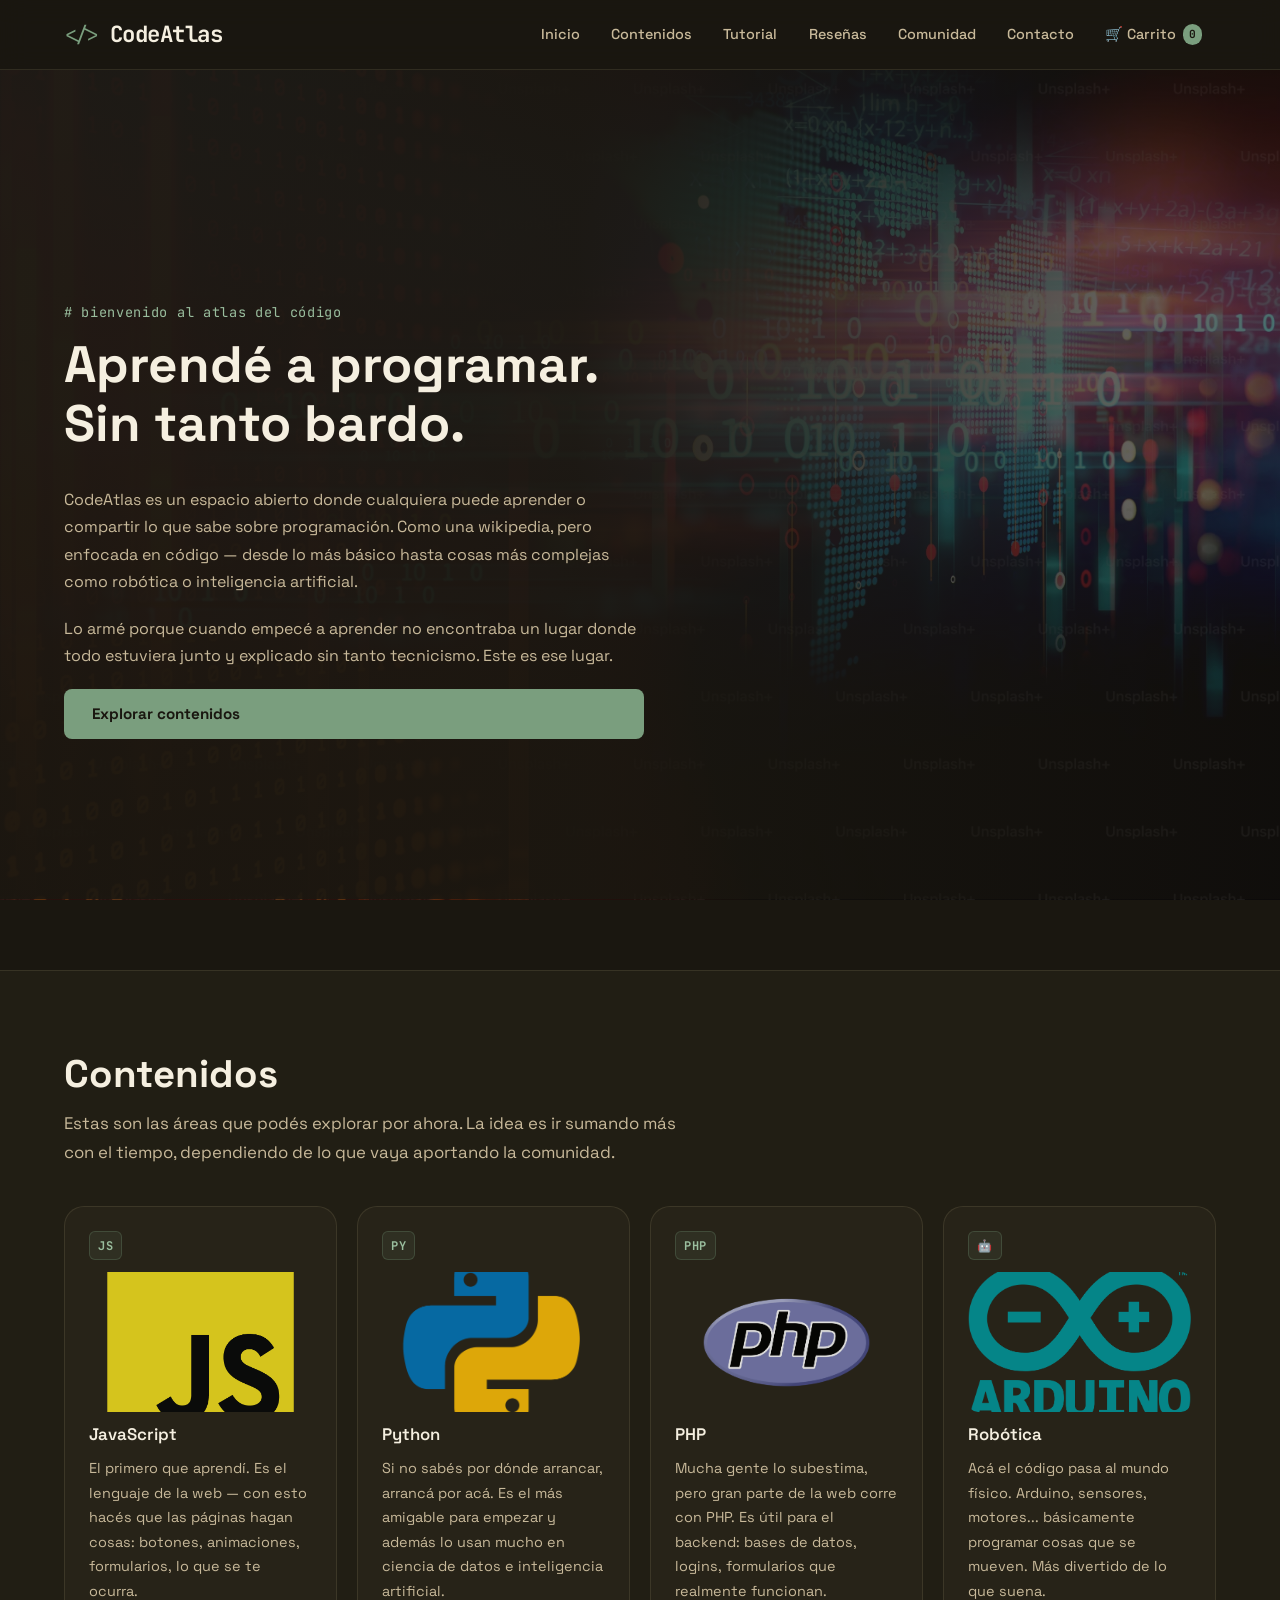
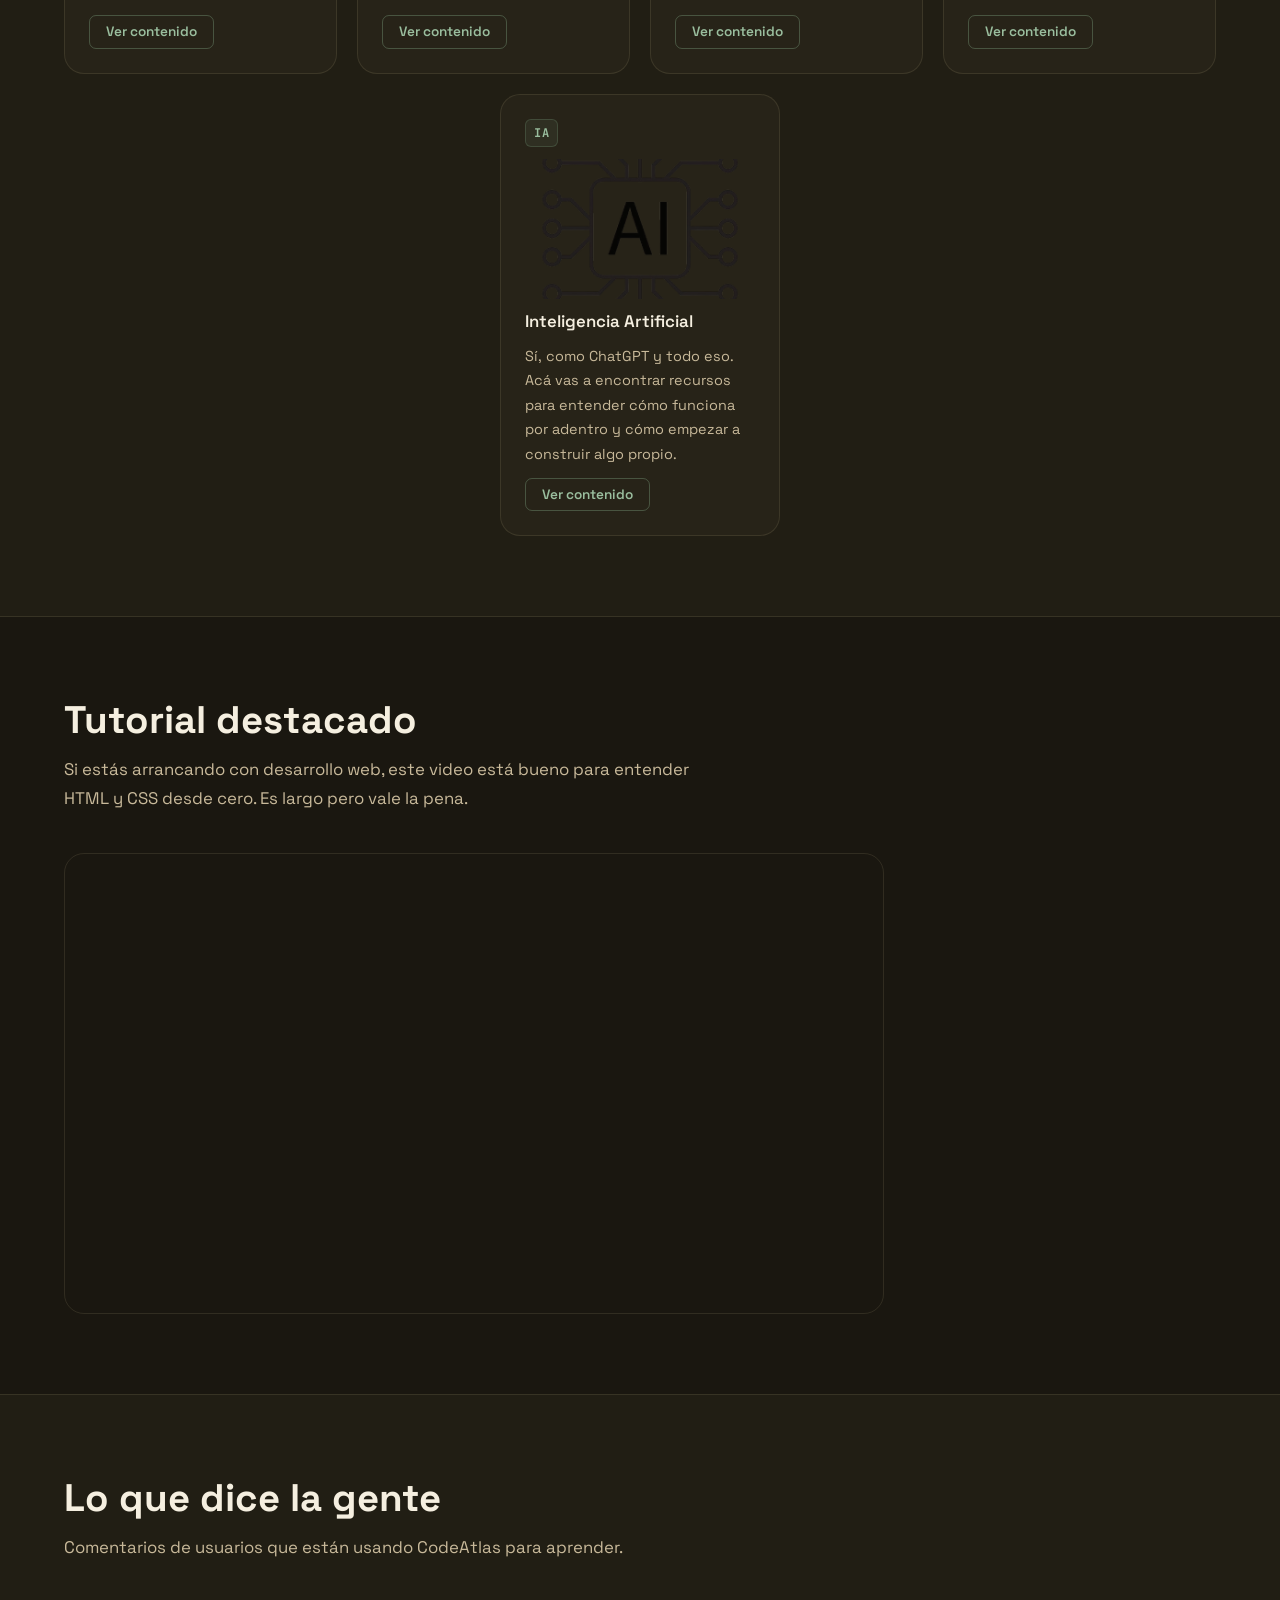
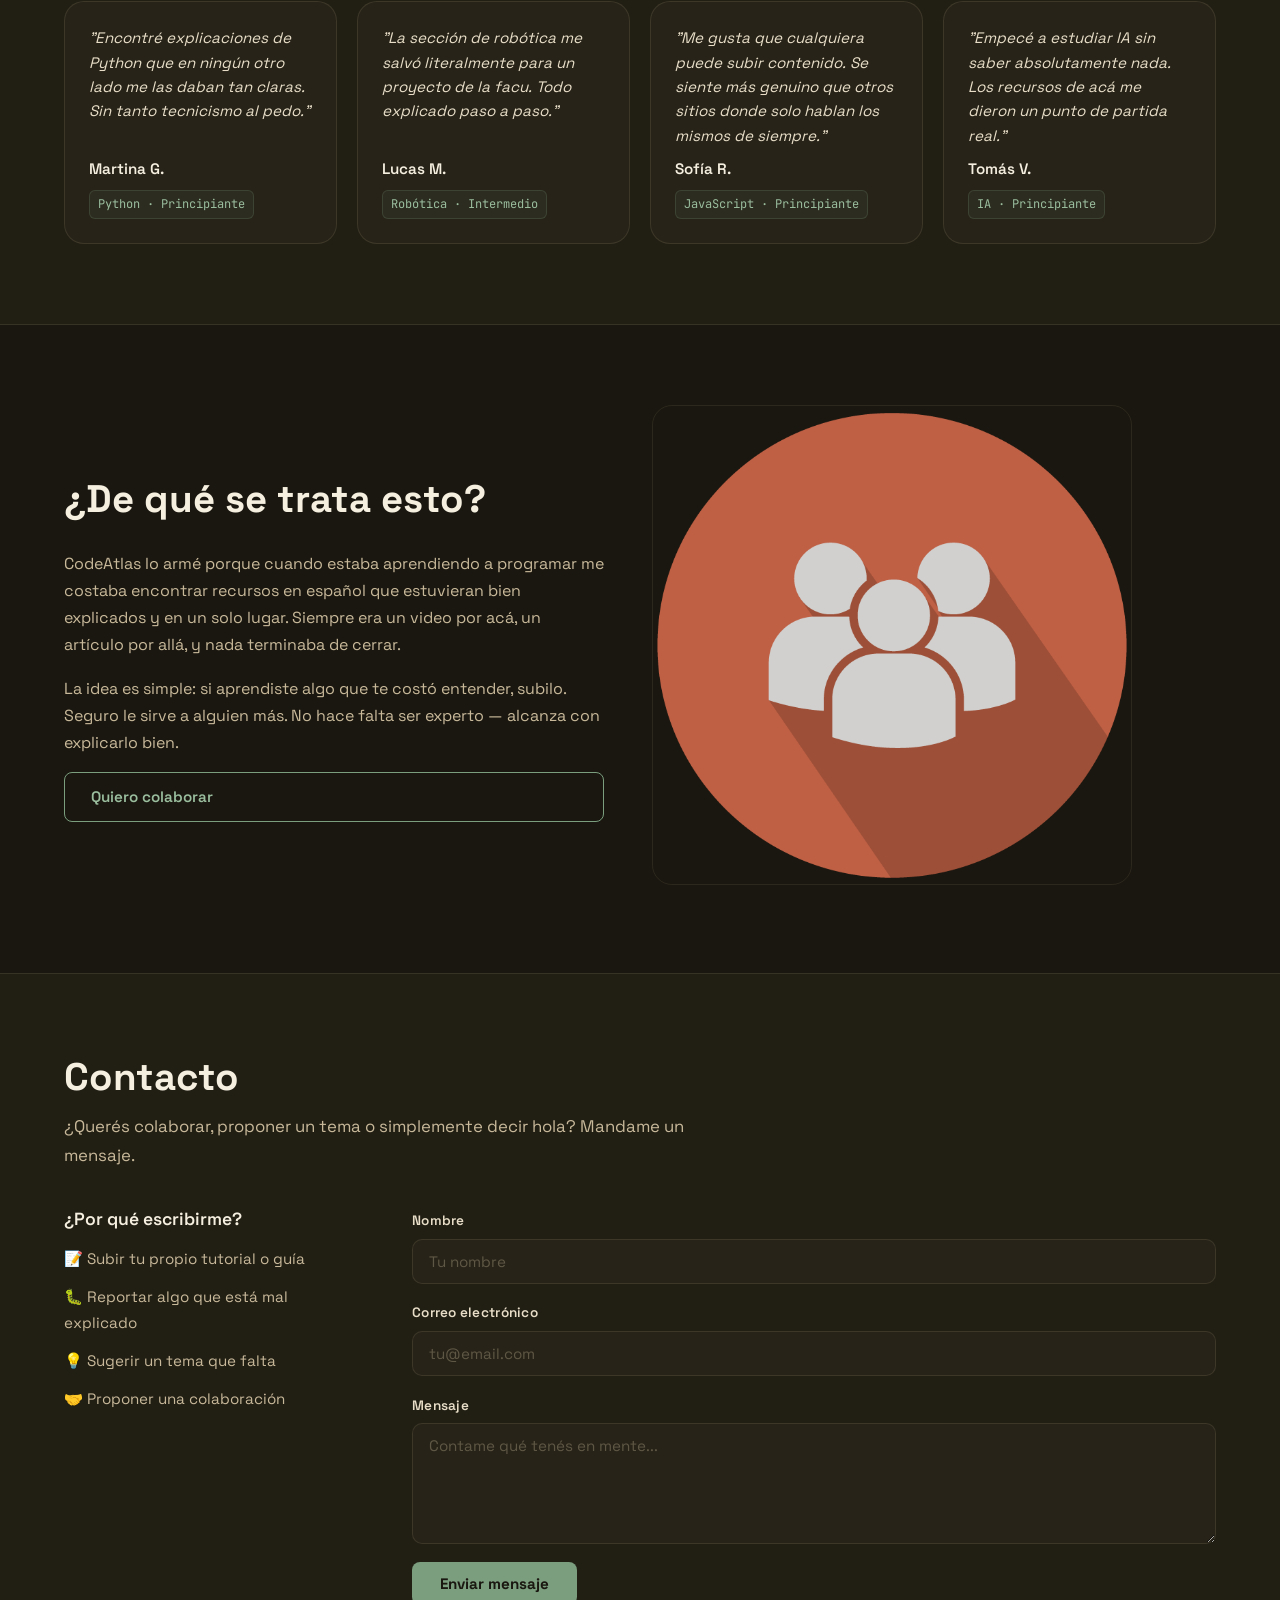
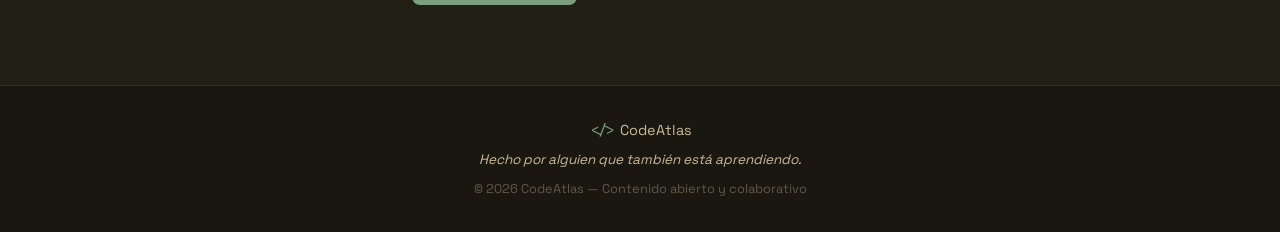
<file: index.html>
<!DOCTYPE html>
<html lang="es">

<head>
    <meta charset="UTF-8">
    <meta name="viewport" content="width=device-width, initial-scale=1.0">
    <title>CodeAtlas</title>
    <link rel="stylesheet" href="styles.css">

    <!-- Google Fonts -->
    <link rel="preconnect" href="https://fonts.googleapis.com">
    <link rel="preconnect" href="https://fonts.gstatic.com" crossorigin>
    <link href="https://fonts.googleapis.com/css2?family=Space+Grotesk:wght@300;400;600;700&family=JetBrains+Mono:wght@400;700&display=swap" rel="stylesheet">
</head>

<body>

    <!-- HEADER -->
    <header>

        <div class="header-logo">
            <span class="logo-icono">&lt;/&gt;</span>
            <h1>CodeAtlas</h1>
        </div>

        <!-- NAVEGACIÓN -->
        <nav>
            <ul>
                <li><a href="#inicio">Inicio</a></li>
                <li><a href="#contenidos">Contenidos</a></li>
                <li><a href="#tutorial">Tutorial</a></li>
                <li><a href="#reseñas">Reseñas</a></li>
                <li><a href="#comunidad">Comunidad</a></li>
                <li><a href="#contacto">Contacto</a></li>
                <li><a href="carrito.html" class="nav-carrito">🛒 Carrito <span id="badgeCarrito" class="badge-carrito">0</span></a></li>
            </ul>
        </nav>

    </header>

    <main>

        <!-- INICIO -->
        <section id="inicio" class="inicio">

            <div class="texto-inicio">

                <p class="tag-intro"># bienvenido al atlas del código</p>

                <h2>Aprendé a programar.<br>Sin tanto bardo.</h2>

                <p>
                    CodeAtlas es un espacio abierto donde cualquiera puede aprender
                    o compartir lo que sabe sobre programación. Como una wikipedia,
                    pero enfocada en código — desde lo más básico hasta cosas más
                    complejas como robótica o inteligencia artificial.
                </p>

                <p>
                    Lo armé porque cuando empecé a aprender no encontraba un lugar
                    donde todo estuviera junto y explicado sin tanto tecnicismo.
                    Este es ese lugar.
                </p>

                <a href="#contenidos" class="btn-principal">Explorar contenidos</a>

            </div>

            <div class="img-inicio">
                <img src="img/banner.jpg" alt="Personas programando juntas">
            </div>

        </section>

        <!-- CONTENIDOS -->
        <!-- Organizado con Flexbox -->
        <section id="contenidos">

            <h2>Contenidos</h2>

            <p class="subtitulo-seccion">
                Estas son las áreas que podés explorar por ahora. La idea es ir
                sumando más con el tiempo, dependiendo de lo que vaya aportando
                la comunidad.
            </p>

            <div class="contenedor-cards">

                <article class="card">
                    <div class="card-icono">JS</div>
                    <img src="img/javascript.png" alt="JavaScript">
                    <h3>JavaScript</h3>
                    <p>
                        El primero que aprendí. Es el lenguaje de la web — con esto
                        hacés que las páginas hagan cosas: botones, animaciones,
                        formularios, lo que se te ocurra.
                    </p>
                    <button>Ver contenido</button>
                </article>

                <article class="card">
                    <div class="card-icono">PY</div>
                    <img src="img/python.png" alt="Python">
                    <h3>Python</h3>
                    <p>
                        Si no sabés por dónde arrancar, arrancá por acá. Es el más
                        amigable para empezar y además lo usan mucho en ciencia de
                        datos e inteligencia artificial.
                    </p>
                    <button>Ver contenido</button>
                </article>

                <article class="card">
                    <div class="card-icono">PHP</div>
                    <img src="img/php.png" alt="PHP">
                    <h3>PHP</h3>
                    <p>
                        Mucha gente lo subestima, pero gran parte de la web corre
                        con PHP. Es útil para el backend: bases de datos, logins,
                        formularios que realmente funcionan.
                    </p>
                    <button>Ver contenido</button>
                </article>

                <article class="card">
                    <div class="card-icono">🤖</div>
                    <img src="img/robotica.png" alt="Robótica">
                    <h3>Robótica</h3>
                    <p>
                        Acá el código pasa al mundo físico. Arduino, sensores,
                        motores... básicamente programar cosas que se mueven.
                        Más divertido de lo que suena.
                    </p>
                    <button>Ver contenido</button>
                </article>

                <article class="card">
                    <div class="card-icono">IA</div>
                    <img src="img/ia.png" alt="Inteligencia Artificial">
                    <h3>Inteligencia Artificial</h3>
                    <p>
                        Sí, como ChatGPT y todo eso. Acá vas a encontrar recursos
                        para entender cómo funciona por adentro y cómo empezar
                        a construir algo propio.
                    </p>
                    <button>Ver contenido</button>
                </article>

            </div>

        </section>

        <!-- TUTORIAL -->
        <section id="tutorial">

            <h2>Tutorial destacado</h2>

            <p class="subtitulo-seccion">
                Si estás arrancando con desarrollo web, este video está bueno
                para entender HTML y CSS desde cero. Es largo pero vale la pena.
            </p>

            <div class="contenedor-video">
                <iframe
                    src="https://www.youtube.com/embed/UB1O30fR-EE"
                    title="Tutorial HTML y CSS desde cero"
                    allowfullscreen>
                </iframe>
            </div>

        </section>

        <!-- RESEÑAS -->
        <!-- Organizado con Grid -->
        <section id="reseñas">

            <h2>Lo que dice la gente</h2>

            <p class="subtitulo-seccion">
                Comentarios de usuarios que están usando CodeAtlas para aprender.
            </p>

            <div class="contenedor-reseñas">

                <article class="reseña">
                    <p class="reseña-texto">
                        "Encontré explicaciones de Python que en ningún otro lado
                        me las daban tan claras. Sin tanto tecnicismo al pedo."
                    </p>
                    <h3>Martina G.</h3>
                    <span class="reseña-area">Python · Principiante</span>
                </article>

                <article class="reseña">
                    <p class="reseña-texto">
                        "La sección de robótica me salvó literalmente para un
                        proyecto de la facu. Todo explicado paso a paso."
                    </p>
                    <h3>Lucas M.</h3>
                    <span class="reseña-area">Robótica · Intermedio</span>
                </article>

                <article class="reseña">
                    <p class="reseña-texto">
                        "Me gusta que cualquiera puede subir contenido. Se siente
                        más genuino que otros sitios donde solo hablan los mismos
                        de siempre."
                    </p>
                    <h3>Sofía R.</h3>
                    <span class="reseña-area">JavaScript · Principiante</span>
                </article>

                <article class="reseña">
                    <p class="reseña-texto">
                        "Empecé a estudiar IA sin saber absolutamente nada.
                        Los recursos de acá me dieron un punto de partida real."
                    </p>
                    <h3>Tomás V.</h3>
                    <span class="reseña-area">IA · Principiante</span>
                </article>

            </div>

        </section>

        <!-- COMUNIDAD -->
        <section id="comunidad">

            <div class="comunidad-texto">

                <h2>¿De qué se trata esto?</h2>

                <p>
                    CodeAtlas lo armé porque cuando estaba aprendiendo a programar
                    me costaba encontrar recursos en español que estuvieran bien
                    explicados y en un solo lugar. Siempre era un video por acá,
                    un artículo por allá, y nada terminaba de cerrar.
                </p>

                <p>
                    La idea es simple: si aprendiste algo que te costó entender,
                    subilo. Seguro le sirve a alguien más. No hace falta ser
                    experto — alcanza con explicarlo bien.
                </p>

                <a href="#contacto" class="btn-secundario">Quiero colaborar</a>

            </div>

            <div class="comunidad-img">
                <img src="img/comunidad.png" alt="Comunidad de programadores">
            </div>

        </section>

        <!-- CONTACTO -->
        <!-- Responsivo con Media Queries según consigna -->
        <section id="contacto">

            <h2>Contacto</h2>

            <p class="subtitulo-seccion">
                ¿Querés colaborar, proponer un tema o simplemente decir hola?
                Mandame un mensaje.
            </p>

            <div class="contenedor-contacto">

                <div class="contacto-info">
                    <h3>¿Por qué escribirme?</h3>
                    <ul>
                        <li>📝 Subir tu propio tutorial o guía</li>
                        <li>🐛 Reportar algo que está mal explicado</li>
                        <li>💡 Sugerir un tema que falta</li>
                        <li>🤝 Proponer una colaboración</li>
                    </ul>
                </div>

                <form
                    action="https://formspree.io/f/mrejpnog"
                    method="POST"
                    class="formulario-contacto">

                    <div class="campo">
                        <label for="nombre">Nombre</label>
                        <input
                            type="text"
                            id="nombre"
                            name="nombre"
                            placeholder="Tu nombre"
                            required>
                    </div>

                    <div class="campo">
                        <label for="email">Correo electrónico</label>
                        <input
                            type="email"
                            id="email"
                            name="email"
                            placeholder="tu@email.com"
                            required>
                    </div>

                    <div class="campo">
                        <label for="mensaje">Mensaje</label>
                        <textarea
                            id="mensaje"
                            name="mensaje"
                            rows="5"
                            placeholder="Contame qué tenés en mente..."
                            required></textarea>
                    </div>

                    <button type="submit">Enviar mensaje</button>

                </form>

            </div>

        </section>

    </main>

    <!-- FOOTER -->
    <footer>
        <div class="footer-contenido">
            <p><span class="logo-icono-footer">&lt;/&gt;</span> CodeAtlas</p>
            <p class="footer-frase">Hecho por alguien que también está aprendiendo.</p>
            <p class="footer-copy">© 2026 CodeAtlas — Contenido abierto y colaborativo</p>
        </div>
    </footer>

    <script>
        // lee el carrito guardado para mostrar cuantos items hay en el numerito del nav
        const badgeCarrito = document.getElementById("badgeCarrito");
        const datosCarrito = localStorage.getItem("carritoCodeAtlas");
        const carritoGuardado = datosCarrito ? JSON.parse(datosCarrito) : [];
        const totalItems = carritoGuardado.reduce((acc, item) => acc + item.cantidad, 0);
        badgeCarrito.textContent = totalItems;
    </script>

</body>
</html>
</file>
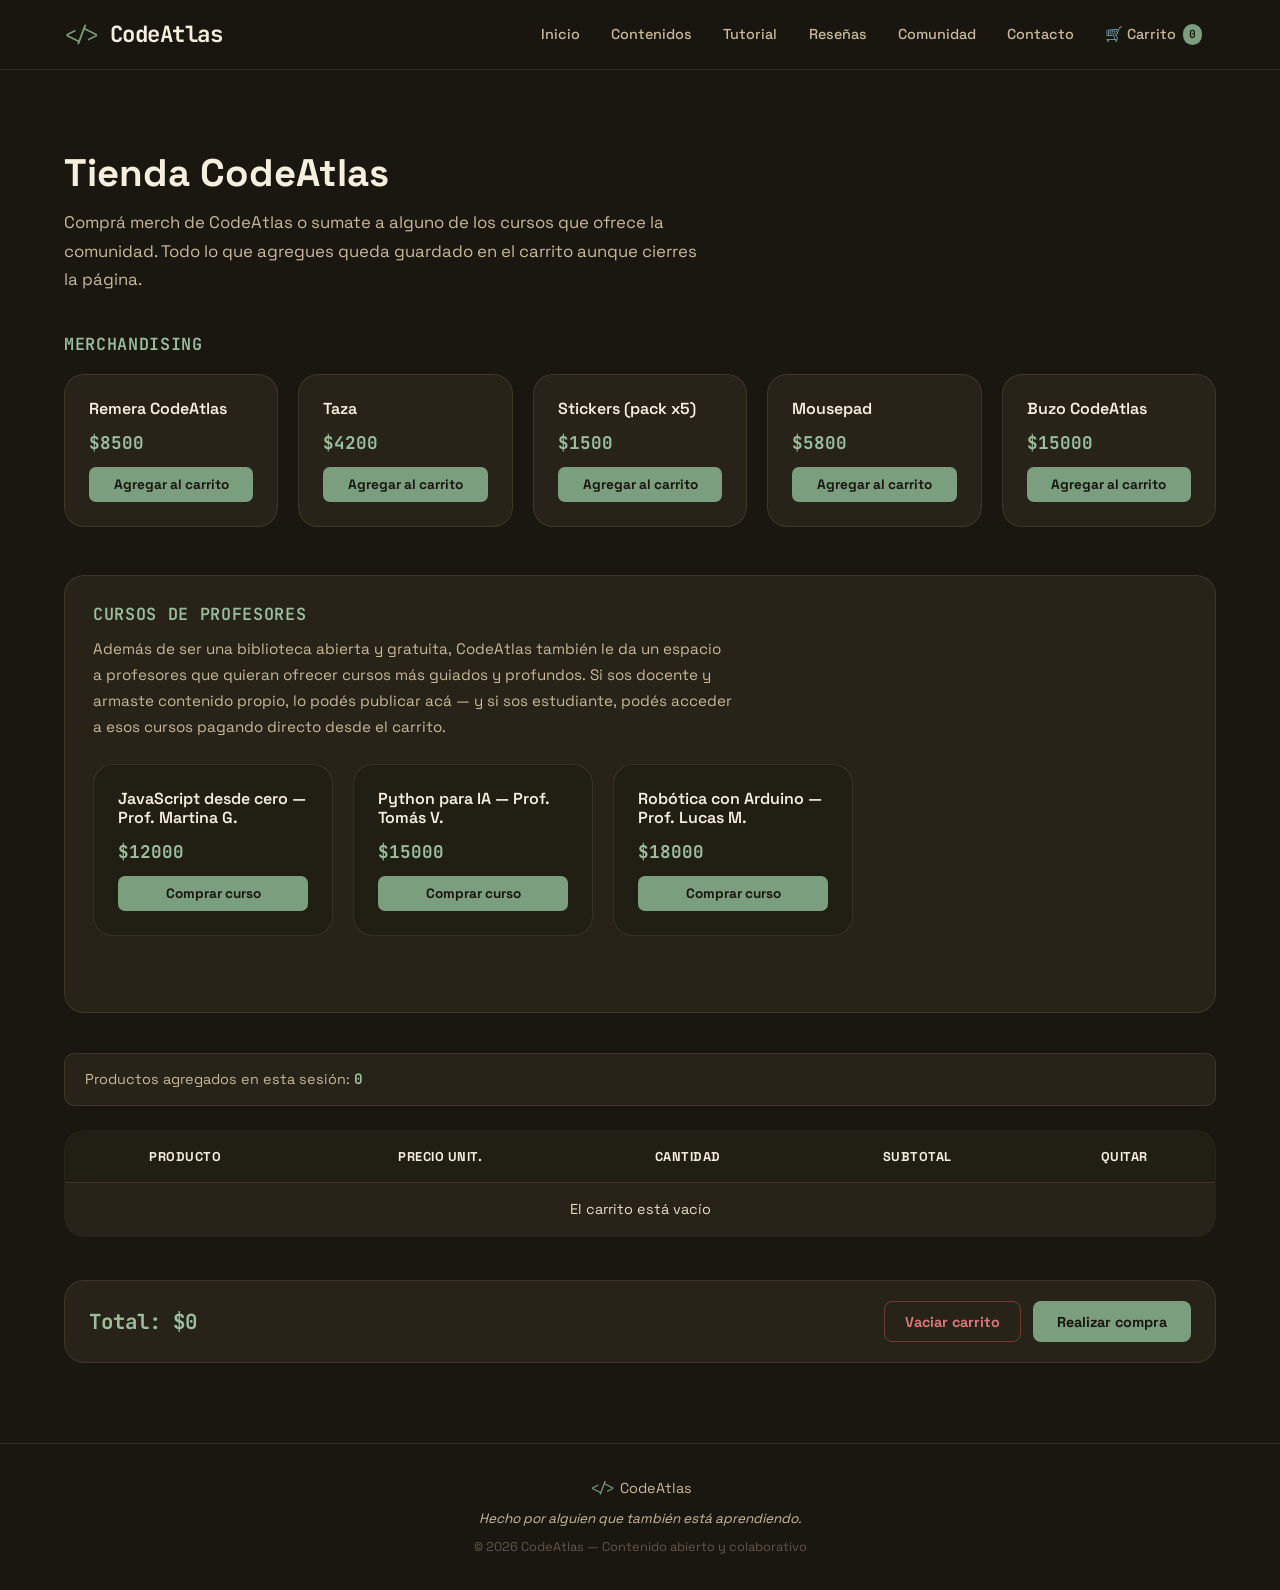
<file: carrito.html>
<!DOCTYPE html>
<html lang="es">

<head>
    <meta charset="UTF-8">
    <meta name="viewport" content="width=device-width, initial-scale=1.0">
    <title>CodeAtlas — Carrito</title>
    <link rel="stylesheet" href="styles.css">

    <!-- Google Fonts -->
    <link rel="preconnect" href="https://fonts.googleapis.com">
    <link rel="preconnect" href="https://fonts.gstatic.com" crossorigin>
    <link href="https://fonts.googleapis.com/css2?family=Space+Grotesk:wght@300;400;600;700&family=JetBrains+Mono:wght@400;700&display=swap" rel="stylesheet">
</head>

<body>

    <!-- HEADER -->
    <header>

        <div class="header-logo">
            <span class="logo-icono">&lt;/&gt;</span>
            <h1>CodeAtlas</h1>
        </div>

        <!-- NAVEGACIÓN -->
        <nav>
            <ul>
                <li><a href="index.html#inicio">Inicio</a></li>
                <li><a href="index.html#contenidos">Contenidos</a></li>
                <li><a href="index.html#tutorial">Tutorial</a></li>
                <li><a href="index.html#reseñas">Reseñas</a></li>
                <li><a href="index.html#comunidad">Comunidad</a></li>
                <li><a href="index.html#contacto">Contacto</a></li>
                <li><a href="carrito.html" class="nav-carrito">🛒 Carrito <span id="badgeCarrito" class="badge-carrito">0</span></a></li>
            </ul>
        </nav>

    </header>

    <main>

        <!-- TIENDA -->
        <section id="tienda">

            <h2>Tienda CodeAtlas</h2>

            <p class="subtitulo-seccion">
                Comprá merch de CodeAtlas o sumate a alguno de los cursos que
                ofrece la comunidad. Todo lo que agregues queda guardado en el
                carrito aunque cierres la página.
            </p>

            <h3 class="subtitulo-tienda">Merchandising</h3>

            <!-- Catálogo de productos -->
            <div id="productos" class="contenedor-productos"></div>

            <!-- CURSOS DE PROFESORES -->
            <div class="bloque-cursos">

                <h3 class="subtitulo-tienda">Cursos de profesores</h3>

                <p class="texto-cursos">
                    Además de ser una biblioteca abierta y gratuita, CodeAtlas también
                    le da un espacio a profesores que quieran ofrecer cursos más
                    guiados y profundos. Si sos docente y armaste contenido propio,
                    lo podés publicar acá — y si sos estudiante, podés acceder a esos
                    cursos pagando directo desde el carrito.
                </p>

                <div id="cursos" class="contenedor-productos"></div>

            </div>

            <!-- Info de sesión (sessionStorage) -->
            <div class="info-sesion">
                Productos agregados en esta sesión: <span id="contadorSesion">0</span>
            </div>

            <!-- Tabla del carrito (localStorage) -->
            <table class="tabla-carrito">
                <thead>
                    <tr>
                        <th>Producto</th>
                        <th>Precio unit.</th>
                        <th>Cantidad</th>
                        <th>Subtotal</th>
                        <th>Quitar</th>
                    </tr>
                </thead>
                <tbody id="cuerpoCarrito"></tbody>
            </table>

            <p id="aviso" class="aviso-carrito"></p>

            <div class="resumen-carrito">
                <div class="total">Total: $<span id="totalCarrito">0</span></div>
                <div class="botones-resumen">
                    <button id="btnVaciar" class="btn-vaciar">Vaciar carrito</button>
                    <button id="btnComprar" class="btn-comprar">Realizar compra</button>
                </div>
            </div>

        </section>

    </main>

    <!-- FOOTER -->
    <footer>
        <div class="footer-contenido">
            <p><span class="logo-icono-footer">&lt;/&gt;</span> CodeAtlas</p>
            <p class="footer-frase">Hecho por alguien que también está aprendiendo.</p>
            <p class="footer-copy">© 2026 CodeAtlas — Contenido abierto y colaborativo</p>
        </div>
    </footer>

    <script>
        // productos de la tienda + cursos de profesores (mismo array, distinta categoria)
        const productos = [
            { id: 1, categoria: "merch", nombre: "Remera CodeAtlas", precio: 8500 },
            { id: 2, categoria: "merch", nombre: "Taza </>", precio: 4200 },
            { id: 3, categoria: "merch", nombre: "Stickers (pack x5)", precio: 1500 },
            { id: 4, categoria: "merch", nombre: "Mousepad", precio: 5800 },
            { id: 5, categoria: "merch", nombre: "Buzo CodeAtlas", precio: 15000 },

            { id: 101, categoria: "curso", nombre: "JavaScript desde cero — Prof. Martina G.", precio: 12000 },
            { id: 102, categoria: "curso", nombre: "Python para IA — Prof. Tomás V.", precio: 15000 },
            { id: 103, categoria: "curso", nombre: "Robótica con Arduino — Prof. Lucas M.", precio: 18000 }
        ];

        const TOPE_POR_PRODUCTO = 5;   // maximo por producto
        const TOPE_TOTAL_ITEMS = 15;   // maximo de items sumando todo el carrito

        const contenedorProductos = document.getElementById("productos");
        const contenedorCursos = document.getElementById("cursos");
        const cuerpoCarrito = document.getElementById("cuerpoCarrito");
        const totalCarritoEl = document.getElementById("totalCarrito");
        const contadorSesionEl = document.getElementById("contadorSesion");
        const badgeCarritoEl = document.getElementById("badgeCarrito");
        const btnVaciar = document.getElementById("btnVaciar");
        const btnComprar = document.getElementById("btnComprar");
        const avisoEl = document.getElementById("aviso");

        // el carrito vive en localStorage, asi que sobrevive si cerras el navegador
        let carrito = cargarCarrito();

        // este contador en cambio va por sessionStorage, se reinicia con cada sesion nueva
        let contadorSesion = parseInt(sessionStorage.getItem("itemsAgregadosSesion")) || 0;

        function cargarCarrito() {
            const datos = localStorage.getItem("carritoCodeAtlas");
            return datos ? JSON.parse(datos) : [];
        }

        function guardarCarrito() {
            localStorage.setItem("carritoCodeAtlas", JSON.stringify(carrito));
        }

        function actualizarContadorSesion() {
            sessionStorage.setItem("itemsAgregadosSesion", contadorSesion);
            contadorSesionEl.textContent = contadorSesion;
        }

        function actualizarBadge() {
            const totalItems = carrito.reduce((acc, item) => acc + item.cantidad, 0);
            badgeCarritoEl.textContent = totalItems;
        }

        function totalItemsEnCarrito() {
            return carrito.reduce((acc, item) => acc + item.cantidad, 0);
        }

        function mostrarAviso(mensaje) {
            avisoEl.textContent = mensaje;
            setTimeout(() => { avisoEl.textContent = ""; }, 2500);
        }

        // pinta las cards de merch y cursos (mismo card, distinto contenedor segun categoria)
        function renderProductos() {
            contenedorProductos.innerHTML = "";
            contenedorCursos.innerHTML = "";

            productos.forEach(producto => {
                const card = document.createElement("div");
                card.className = "producto-card";

                const etiquetaBoton = producto.categoria === "curso" ? "Comprar curso" : "Agregar al carrito";

                card.innerHTML = `
                    <h3>${producto.nombre}</h3>
                    <p class="precio">$${producto.precio}</p>
                    <button data-id="${producto.id}" class="btn-agregar">${etiquetaBoton}</button>
                `;

                if (producto.categoria === "curso") {
                    contenedorCursos.appendChild(card);
                } else {
                    contenedorProductos.appendChild(card);
                }
            });
        }

        // arma la tabla del carrito de nuevo cada vez que algo cambia
        function renderCarrito() {
            cuerpoCarrito.innerHTML = "";

            if (carrito.length === 0) {
                cuerpoCarrito.innerHTML = `
                    <tr>
                        <td colspan="5" class="carrito-vacio">El carrito está vacío</td>
                    </tr>
                `;
            }

            let total = 0;

            carrito.forEach(item => {
                const subtotal = item.precio * item.cantidad;
                total += subtotal;

                const fila = document.createElement("tr");
                fila.innerHTML = `
                    <td>${item.nombre}</td>
                    <td>$${item.precio}</td>
                    <td>
                        <div class="cantidad-control">
                            <button data-id="${item.id}" data-accion="restar">-</button>
                            <span>${item.cantidad}</span>
                            <button data-id="${item.id}" data-accion="sumar">+</button>
                        </div>
                    </td>
                    <td>$${subtotal}</td>
                    <td>
                        <button data-id="${item.id}" class="btn-eliminar">✕</button>
                    </td>
                `;

                cuerpoCarrito.appendChild(fila);
            });

            totalCarritoEl.textContent = total;
            guardarCarrito();
            actualizarBadge();
        }

        function agregarAlCarrito(id) {
            const producto = productos.find(p => p.id === id);
            const itemExistente = carrito.find(item => item.id === id);

            if (totalItemsEnCarrito() >= TOPE_TOTAL_ITEMS) {
                mostrarAviso(`Llegaste al máximo de ${TOPE_TOTAL_ITEMS} productos en el carrito.`);
                return;
            }

            if (itemExistente) {
                if (itemExistente.cantidad >= TOPE_POR_PRODUCTO) {
                    mostrarAviso(`Máximo ${TOPE_POR_PRODUCTO} unidades por producto.`);
                    return;
                }
                itemExistente.cantidad++;
            } else {
                carrito.push({ id: producto.id, nombre: producto.nombre, precio: producto.precio, cantidad: 1 });
            }

            contadorSesion++;
            actualizarContadorSesion();
            renderCarrito();
        }

        function cambiarCantidad(id, accion) {
            const item = carrito.find(item => item.id === id);
            if (!item) return;

            if (accion === "sumar") {
                if (totalItemsEnCarrito() >= TOPE_TOTAL_ITEMS || item.cantidad >= TOPE_POR_PRODUCTO) {
                    mostrarAviso(`Máximo ${TOPE_POR_PRODUCTO} unidades por producto.`);
                    return;
                }
                item.cantidad++;
            }

            if (accion === "restar") {
                item.cantidad--;
                if (item.cantidad <= 0) {
                    carrito = carrito.filter(i => i.id !== id);
                }
            }

            renderCarrito();
        }

        function eliminarDelCarrito(id) {
            carrito = carrito.filter(item => item.id !== id);
            renderCarrito();
        }

        function vaciarCarrito() {
            if (carrito.length === 0) return;
            if (confirm("¿Vaciar todo el carrito?")) {
                carrito = [];
                renderCarrito();
            }
        }

        function realizarCompra() {
            if (carrito.length === 0) {
                mostrarAviso("Todavía no agregaste nada al carrito.");
                return;
            }

            const total = carrito.reduce((acc, item) => acc + (item.precio * item.cantidad), 0);

            if (confirm(`¿Confirmás la compra por $${total}?`)) {
                alert("Listo, compra realizada. Gracias!");
                carrito = [];
                renderCarrito();
            }
        }

        // un solo listener por contenedor, asi funciona con las cards que se generan dinamicamente
        contenedorProductos.addEventListener("click", (e) => {
            if (e.target.classList.contains("btn-agregar")) {
                agregarAlCarrito(parseInt(e.target.dataset.id));
            }
        });

        contenedorCursos.addEventListener("click", (e) => {
            if (e.target.classList.contains("btn-agregar")) {
                agregarAlCarrito(parseInt(e.target.dataset.id));
            }
        });

        cuerpoCarrito.addEventListener("click", (e) => {
            const id = parseInt(e.target.dataset.id);

            if (e.target.dataset.accion) {
                cambiarCantidad(id, e.target.dataset.accion);
            }

            if (e.target.classList.contains("btn-eliminar")) {
                eliminarDelCarrito(id);
            }
        });

        btnVaciar.addEventListener("click", vaciarCarrito);
        btnComprar.addEventListener("click", realizarCompra);

        renderProductos();
        renderCarrito();
        actualizarContadorSesion();
    </script>

</body>
</html>
</file>
<file: styles.css>
/* ============================================
   CODEATLAS — styles.css
   Paleta: crema oscuro + verde salvia
   Estilo: tech cálido, elegante, diferente
   ============================================ */

/* ── VARIABLES ── */
:root {
    --crema-oscuro:    #1A1710;
    --crema-medio:     #211E14;
    --crema-panel:     #272318;
    --crema-borde:     rgba(180, 165, 130, 0.15);
    --crema-borde-hover: rgba(122, 158, 126, 0.5);
    --crema-texto:     #C8B99A;
    --crema-suave:     #E8DEC8;
    --blanco:          #F5EFE0;

    --salvia:          #7A9E7E;
    --salvia-claro:    #9ABE9E;
    --salvia-oscuro:   #5A7A5E;
    --salvia-glow:     rgba(122, 158, 126, 0.2);

    --font-principal:  'Space Grotesk', sans-serif;
    --font-codigo:     'JetBrains Mono', monospace;
    --transicion:      0.3s ease;
    --radio:           12px;
    --radio-grande:    20px;
}

/* ── RESET ── */
*, *::before, *::after {
    margin: 0;
    padding: 0;
    box-sizing: border-box;
}

html {
    scroll-behavior: smooth;
}

body {
    font-family: var(--font-principal);
    background-color: var(--crema-oscuro);
    color: var(--crema-suave);
    line-height: 1.7;
    overflow-x: hidden;
}

/* ── TIPOGRAFÍA BASE ── */
h1, h2, h3 {
    color: var(--blanco);
    line-height: 1.2;
}

h2 {
    font-size: clamp(1.6rem, 4vw, 2.4rem);
    margin-bottom: 0.75rem;
}

h3 {
    font-size: 1.15rem;
    font-weight: 600;
}

p {
    color: var(--crema-texto);
    font-size: 1rem;
}

a {
    color: var(--salvia-claro);
    text-decoration: none;
    transition: color var(--transicion);
}

a:hover {
    color: var(--blanco);
}

/* ── HEADER ── */
header {
    position: sticky;
    top: 0;
    z-index: 100;
    display: flex;
    align-items: center;
    justify-content: space-between;
    padding: 1rem 5%;
    background: rgba(26, 23, 16, 0.88);
    backdrop-filter: blur(14px);
    border-bottom: 1px solid var(--crema-borde);
}

.header-logo {
    display: flex;
    align-items: center;
    gap: 0.6rem;
}

.header-logo h1 {
    font-size: 1.4rem;
    font-family: var(--font-codigo);
    font-weight: 700;
    letter-spacing: -0.5px;
    color: var(--blanco);
}

.logo-icono {
    font-family: var(--font-codigo);
    font-size: 1.3rem;
    color: var(--salvia);
}

/* ── NAVEGACIÓN ── */
nav ul {
    list-style: none;
    display: flex;
    gap: 0.25rem;
}

nav ul li a {
    display: inline-block;
    padding: 0.4rem 0.85rem;
    font-size: 0.9rem;
    font-weight: 500;
    color: var(--crema-texto);
    border-radius: 8px;
    transition: background var(--transicion), color var(--transicion);
}

nav ul li a:hover {
    background: rgba(122, 158, 126, 0.12);
    color: var(--blanco);
}

/* ── BOTONES ── */
.btn-principal {
    display: inline-block;
    padding: 0.75rem 1.75rem;
    background: var(--salvia);
    color: var(--crema-oscuro) !important;
    font-weight: 700;
    font-size: 0.95rem;
    border-radius: 8px;
    transition: background var(--transicion), transform var(--transicion), box-shadow var(--transicion);
}

.btn-principal:hover {
    background: var(--salvia-claro);
    transform: translateY(-2px);
    box-shadow: 0 8px 24px var(--salvia-glow);
}

.btn-secundario {
    display: inline-block;
    padding: 0.7rem 1.6rem;
    border: 1.5px solid var(--salvia);
    color: var(--salvia-claro) !important;
    font-weight: 600;
    font-size: 0.95rem;
    border-radius: 8px;
    transition: background var(--transicion), color var(--transicion), transform var(--transicion);
}

.btn-secundario:hover {
    background: var(--salvia);
    color: var(--crema-oscuro) !important;
    transform: translateY(-2px);
}

/* ── SECCIONES: base ── */
section {
    padding: 5rem 5%;
}

.subtitulo-seccion {
    font-size: 1.05rem;
    color: var(--crema-texto);
    max-width: 640px;
    margin-bottom: 2.5rem;
}

/* ── INICIO ── */
.inicio {
    min-height: 100vh;
    display: flex;
    align-items: center;
    gap: 3rem;
    background-image:
        linear-gradient(to right, rgba(26,23,16,0.97) 45%, rgba(26,23,16,0.6) 100%),
        url('img/banner.jpg');
    background-size: cover;
    background-position: center right;
    background-attachment: fixed;
}

.texto-inicio {
    flex: 1;
    max-width: 580px;
    display: flex;
    flex-direction: column;
    gap: 1.25rem;
}

.tag-intro {
    font-family: var(--font-codigo);
    font-size: 0.85rem;
    color: var(--salvia-claro);
    letter-spacing: 0.05em;
    margin-bottom: -0.5rem;
}

.texto-inicio h2 {
    font-size: clamp(2rem, 5vw, 3.2rem);
    font-weight: 700;
    line-height: 1.15;
    color: var(--blanco);
}

.img-inicio {
    flex: 1;
    display: none;
}

/* ── CONTENIDOS — CARDS con Flexbox ── */
#contenidos {
    background: var(--crema-medio);
    border-top: 1px solid var(--crema-borde);
    border-bottom: 1px solid var(--crema-borde);
}

.contenedor-cards {
    display: flex;
    flex-wrap: wrap;
    gap: 1.25rem;
    justify-content: center;
}

.card {
    background: var(--crema-panel);
    border: 1px solid var(--crema-borde);
    border-radius: var(--radio-grande);
    padding: 1.5rem;
    flex: 1 1 220px;
    max-width: 280px;
    display: flex;
    flex-direction: column;
    gap: 0.75rem;
    transition: border-color var(--transicion), transform var(--transicion), box-shadow var(--transicion);
    cursor: default;
}

.card:hover {
    border-color: var(--crema-borde-hover);
    transform: translateY(-5px);
    box-shadow: 0 12px 30px var(--salvia-glow);
}

.card img {
    width: 100%;
    height: 140px;
    object-fit: cover;
    border-radius: 10px;
    opacity: 0.85;
}

.card-icono {
    font-family: var(--font-codigo);
    font-size: 0.75rem;
    font-weight: 700;
    color: var(--salvia-claro);
    background: rgba(122, 158, 126, 0.1);
    border: 1px solid rgba(122, 158, 126, 0.25);
    border-radius: 6px;
    padding: 0.2rem 0.5rem;
    width: fit-content;
    letter-spacing: 0.05em;
}

.card h3 {
    font-size: 1.05rem;
    color: var(--blanco);
}

.card p {
    font-size: 0.9rem;
    color: var(--crema-texto);
    flex-grow: 1;
}

.card button {
    align-self: flex-start;
    margin-top: auto;
    padding: 0.45rem 1rem;
    background: transparent;
    border: 1px solid rgba(122, 158, 126, 0.4);
    color: var(--salvia-claro);
    font-family: var(--font-principal);
    font-size: 0.85rem;
    font-weight: 600;
    border-radius: 7px;
    cursor: pointer;
    transition: background var(--transicion), color var(--transicion), border-color var(--transicion);
}

.card button:hover {
    background: var(--salvia);
    color: var(--crema-oscuro);
    border-color: var(--salvia);
}

/* ── TUTORIAL ── */
#tutorial {
    background: var(--crema-oscuro);
}

.contenedor-video {
    position: relative;
    width: 100%;
    max-width: 820px;
    aspect-ratio: 16 / 9;
    border-radius: var(--radio-grande);
    overflow: hidden;
    border: 1px solid var(--crema-borde);
}

.contenedor-video iframe {
    width: 100%;
    height: 100%;
    border: none;
    display: block;
}

/* ── RESEÑAS — Grid ── */
#reseñas {
    background: var(--crema-medio);
    border-top: 1px solid var(--crema-borde);
    border-bottom: 1px solid var(--crema-borde);
}

.contenedor-reseñas {
    display: grid;
    grid-template-columns: repeat(auto-fit, minmax(240px, 1fr));
    gap: 1.25rem;
}

.reseña {
    background: var(--crema-panel);
    border: 1px solid var(--crema-borde);
    border-radius: var(--radio-grande);
    padding: 1.5rem;
    display: flex;
    flex-direction: column;
    gap: 0.75rem;
    transition: border-color var(--transicion);
}

.reseña:hover {
    border-color: var(--crema-borde-hover);
}

.reseña-texto {
    font-size: 0.95rem;
    color: var(--crema-suave);
    font-style: italic;
    line-height: 1.6;
    flex-grow: 1;
}

.reseña h3 {
    font-size: 0.95rem;
    color: var(--blanco);
    font-weight: 600;
}

.reseña-area {
    font-family: var(--font-codigo);
    font-size: 0.75rem;
    color: var(--salvia-claro);
    background: rgba(122, 158, 126, 0.08);
    border: 1px solid rgba(122, 158, 126, 0.2);
    border-radius: 6px;
    padding: 0.2rem 0.5rem;
    width: fit-content;
}

/* ── COMUNIDAD ── */
#comunidad {
    background: var(--crema-oscuro);
    display: flex;
    align-items: center;
    gap: 3rem;
}

.comunidad-texto {
    flex: 1;
    max-width: 540px;
    display: flex;
    flex-direction: column;
    gap: 1rem;
}

.comunidad-img {
    flex: 1;
    max-width: 480px;
}

.comunidad-img img {
    width: 100%;
    border-radius: var(--radio-grande);
    border: 1px solid var(--crema-borde);
    opacity: 0.8;
}

/* ── CONTACTO ── */
#contacto {
    background: var(--crema-medio);
    border-top: 1px solid var(--crema-borde);
}

.contenedor-contacto {
    display: flex;
    gap: 3rem;
    align-items: flex-start;
}

.contacto-info {
    flex: 1;
    max-width: 300px;
}

.contacto-info h3 {
    color: var(--blanco);
    margin-bottom: 1rem;
    font-size: 1.1rem;
}

.contacto-info ul {
    list-style: none;
    display: flex;
    flex-direction: column;
    gap: 0.75rem;
}

.contacto-info ul li {
    color: var(--crema-texto);
    font-size: 0.95rem;
}

.formulario-contacto {
    flex: 2;
    display: flex;
    flex-direction: column;
    gap: 1.1rem;
}

.campo {
    display: flex;
    flex-direction: column;
    gap: 0.4rem;
}

.campo label {
    font-size: 0.85rem;
    font-weight: 600;
    color: var(--crema-suave);
    letter-spacing: 0.02em;
}

.campo input,
.campo textarea {
    background: var(--crema-panel);
    border: 1px solid var(--crema-borde);
    border-radius: 10px;
    padding: 0.75rem 1rem;
    color: var(--blanco);
    font-family: var(--font-principal);
    font-size: 0.95rem;
    transition: border-color var(--transicion), box-shadow var(--transicion);
    outline: none;
    resize: vertical;
}

.campo input::placeholder,
.campo textarea::placeholder {
    color: rgba(200, 185, 154, 0.35);
}

.campo input:focus,
.campo textarea:focus {
    border-color: var(--salvia);
    box-shadow: 0 0 0 3px var(--salvia-glow);
}

.formulario-contacto button[type="submit"] {
    align-self: flex-start;
    padding: 0.75rem 1.75rem;
    background: var(--salvia);
    color: var(--crema-oscuro);
    border: none;
    border-radius: 8px;
    font-family: var(--font-principal);
    font-size: 0.95rem;
    font-weight: 700;
    cursor: pointer;
    transition: background var(--transicion), transform var(--transicion), box-shadow var(--transicion);
}

.formulario-contacto button[type="submit"]:hover {
    background: var(--salvia-claro);
    transform: translateY(-2px);
    box-shadow: 0 8px 24px var(--salvia-glow);
}

/* ── FOOTER ── */
footer {
    background: var(--crema-oscuro);
    border-top: 1px solid var(--crema-borde);
    padding: 2rem 5%;
    text-align: center;
}

.footer-contenido {
    display: flex;
    flex-direction: column;
    gap: 0.4rem;
    align-items: center;
}

.footer-contenido p {
    color: var(--crema-texto);
    font-size: 0.9rem;
}

.logo-icono-footer {
    font-family: var(--font-codigo);
    color: var(--salvia);
}

.footer-frase {
    font-style: italic;
    font-size: 0.85rem !important;
}

.footer-copy {
    font-size: 0.8rem !important;
    color: rgba(200, 185, 154, 0.4) !important;
}

/* ── CARRITO ── */

.nav-carrito {
    display: flex !important;
    align-items: center;
    gap: 0.4rem;
}

.badge-carrito {
    background: var(--salvia);
    color: var(--crema-oscuro);
    font-family: var(--font-codigo);
    font-size: 0.7rem;
    font-weight: 700;
    padding: 0.05rem 0.4rem;
    border-radius: 20px;
    min-width: 1.1rem;
    text-align: center;
}

/* Sección de la tienda */
#tienda {
    background: var(--crema-oscuro);
}

.contenedor-productos {
    display: flex;
    flex-wrap: wrap;
    gap: 1.25rem;
    margin-bottom: 3rem;
}

.producto-card {
    background: var(--crema-panel);
    border: 1px solid var(--crema-borde);
    border-radius: var(--radio-grande);
    padding: 1.5rem;
    flex: 1 1 200px;
    max-width: 240px;
    display: flex;
    flex-direction: column;
    gap: 0.6rem;
    transition: border-color var(--transicion), transform var(--transicion);
}

.producto-card:hover {
    border-color: var(--crema-borde-hover);
    transform: translateY(-4px);
}

.producto-card h3 {
    font-size: 1rem;
    color: var(--blanco);
}

.producto-card .precio {
    font-family: var(--font-codigo);
    color: var(--salvia-claro);
    font-weight: 700;
    font-size: 1.1rem;
}

.producto-card button {
    margin-top: auto;
    padding: 0.55rem 1rem;
    background: var(--salvia);
    color: var(--crema-oscuro);
    border: none;
    font-family: var(--font-principal);
    font-size: 0.85rem;
    font-weight: 700;
    border-radius: 7px;
    cursor: pointer;
    transition: background var(--transicion), transform var(--transicion);
}

.producto-card button:hover:not(:disabled) {
    background: var(--salvia-claro);
    transform: translateY(-2px);
}

.producto-card button:disabled {
    background: var(--crema-borde);
    color: var(--crema-texto);
    cursor: not-allowed;
}

.subtitulo-tienda {
    font-size: 1.05rem;
    color: var(--salvia-claro);
    font-family: var(--font-codigo);
    text-transform: uppercase;
    letter-spacing: 0.04em;
    margin-bottom: 1.25rem;
}

.bloque-cursos {
    background: var(--crema-panel);
    border: 1px solid var(--crema-borde);
    border-radius: var(--radio-grande);
    padding: 1.75rem;
    margin-bottom: 2.5rem;
}

.bloque-cursos .subtitulo-tienda {
    margin-bottom: 0.75rem;
}

.texto-cursos {
    max-width: 640px;
    margin-bottom: 1.5rem;
    font-size: 0.95rem;
}

.bloque-cursos .producto-card {
    background: var(--crema-medio);
}

/* Info de sesión */
.info-sesion {
    background: var(--crema-panel);
    border: 1px solid var(--crema-borde);
    border-radius: 10px;
    padding: 0.85rem 1.25rem;
    margin-bottom: 1.5rem;
    font-size: 0.9rem;
    color: var(--crema-texto);
}

.info-sesion span {
    color: var(--salvia-claro);
    font-family: var(--font-codigo);
    font-weight: 700;
}

/* Tabla del carrito */
.tabla-carrito {
    width: 100%;
    border-collapse: collapse;
    background: var(--crema-panel);
    border: 1px solid var(--crema-borde);
    border-radius: var(--radio-grande);
    overflow: hidden;
    margin-bottom: 1.5rem;
}

.tabla-carrito thead {
    background: var(--crema-medio);
}

.tabla-carrito th,
.tabla-carrito td {
    padding: 0.9rem;
    text-align: center;
    border-bottom: 1px solid var(--crema-borde);
    color: var(--crema-suave);
    font-size: 0.9rem;
}

.tabla-carrito th {
    color: var(--blanco);
    font-size: 0.8rem;
    text-transform: uppercase;
    letter-spacing: 0.04em;
}

.cantidad-control {
    display: flex;
    align-items: center;
    justify-content: center;
    gap: 0.6rem;
}

.cantidad-control button {
    width: 24px;
    height: 24px;
    border: 1px solid var(--crema-borde);
    border-radius: 6px;
    background: var(--crema-medio);
    color: var(--crema-suave);
    cursor: pointer;
    font-weight: 700;
}

.cantidad-control button:hover {
    border-color: var(--salvia);
    color: var(--salvia-claro);
}

.btn-eliminar {
    background: transparent;
    border: 1px solid rgba(220, 100, 100, 0.4);
    color: #d97878;
    padding: 0.35rem 0.6rem;
    border-radius: 6px;
    cursor: pointer;
    transition: background var(--transicion);
}

.btn-eliminar:hover {
    background: rgba(220, 100, 100, 0.15);
}

.carrito-vacio {
    text-align: center;
    padding: 2rem;
    color: var(--crema-texto);
}

.resumen-carrito {
    display: flex;
    justify-content: space-between;
    align-items: center;
    flex-wrap: wrap;
    gap: 1rem;
    background: var(--crema-panel);
    border: 1px solid var(--crema-borde);
    border-radius: var(--radio-grande);
    padding: 1.25rem 1.5rem;
}

.resumen-carrito .total {
    font-family: var(--font-codigo);
    font-size: 1.3rem;
    font-weight: 700;
    color: var(--salvia-claro);
}

.botones-resumen {
    display: flex;
    gap: 0.75rem;
}

.btn-vaciar {
    padding: 0.65rem 1.25rem;
    background: transparent;
    border: 1px solid rgba(220, 100, 100, 0.4);
    color: #d97878;
    font-family: var(--font-principal);
    font-weight: 700;
    font-size: 0.9rem;
    border-radius: 8px;
    cursor: pointer;
    transition: background var(--transicion);
}

.btn-vaciar:hover {
    background: rgba(220, 100, 100, 0.15);
}

.btn-comprar {
    padding: 0.65rem 1.5rem;
    background: var(--salvia);
    border: none;
    color: var(--crema-oscuro);
    font-family: var(--font-principal);
    font-weight: 700;
    font-size: 0.9rem;
    border-radius: 8px;
    cursor: pointer;
    transition: background var(--transicion), transform var(--transicion);
}

.btn-comprar:hover {
    background: var(--salvia-claro);
    transform: translateY(-2px);
}

.aviso-carrito {
    font-size: 0.85rem;
    color: #e0a458;
    text-align: center;
    margin-top: 0.75rem;
    min-height: 1.2rem;
}

@media (max-width: 600px) {
    .resumen-carrito {
        flex-direction: column;
        align-items: stretch;
        text-align: center;
    }

    .botones-resumen {
        flex-direction: column;
    }

    .btn-vaciar,
    .btn-comprar {
        width: 100%;
    }
}

/* ══════════════════════════════════════
   MEDIA QUERIES — Diseño Responsivo
══════════════════════════════════════ */

/* ── Tablet (max 900px) ── */
@media (max-width: 900px) {

    header {
        flex-direction: column;
        gap: 0.75rem;
        padding: 1rem 4%;
    }

    nav ul {
        flex-wrap: wrap;
        justify-content: center;
    }

    .inicio {
        flex-direction: column;
        min-height: auto;
        padding-top: 6rem;
        background-position: center;
        background-image:
            linear-gradient(to bottom, rgba(26,23,16,0.97) 60%, rgba(26,23,16,0.85) 100%),
            url('img/banner.jpg');
    }

    .texto-inicio {
        max-width: 100%;
    }

    #comunidad {
        flex-direction: column;
    }

    .comunidad-img {
        max-width: 100%;
    }

    .contenedor-contacto {
        flex-direction: column;
    }

    .contacto-info {
        max-width: 100%;
    }
}

/* ── Mobile (max 600px) ── */
@media (max-width: 600px) {

    section {
        padding: 3.5rem 5%;
    }

    .texto-inicio h2 {
        font-size: 2rem;
    }

    .contenedor-cards {
        flex-direction: column;
        align-items: center;
    }

    .card {
        max-width: 100%;
        width: 100%;
    }

    .contenedor-reseñas {
        grid-template-columns: 1fr;
    }

    nav ul {
        gap: 0.1rem;
    }

    nav ul li a {
        font-size: 0.8rem;
        padding: 0.35rem 0.6rem;
    }

    .formulario-contacto button[type="submit"] {
        width: 100%;
        text-align: center;
    }
}
</file>
